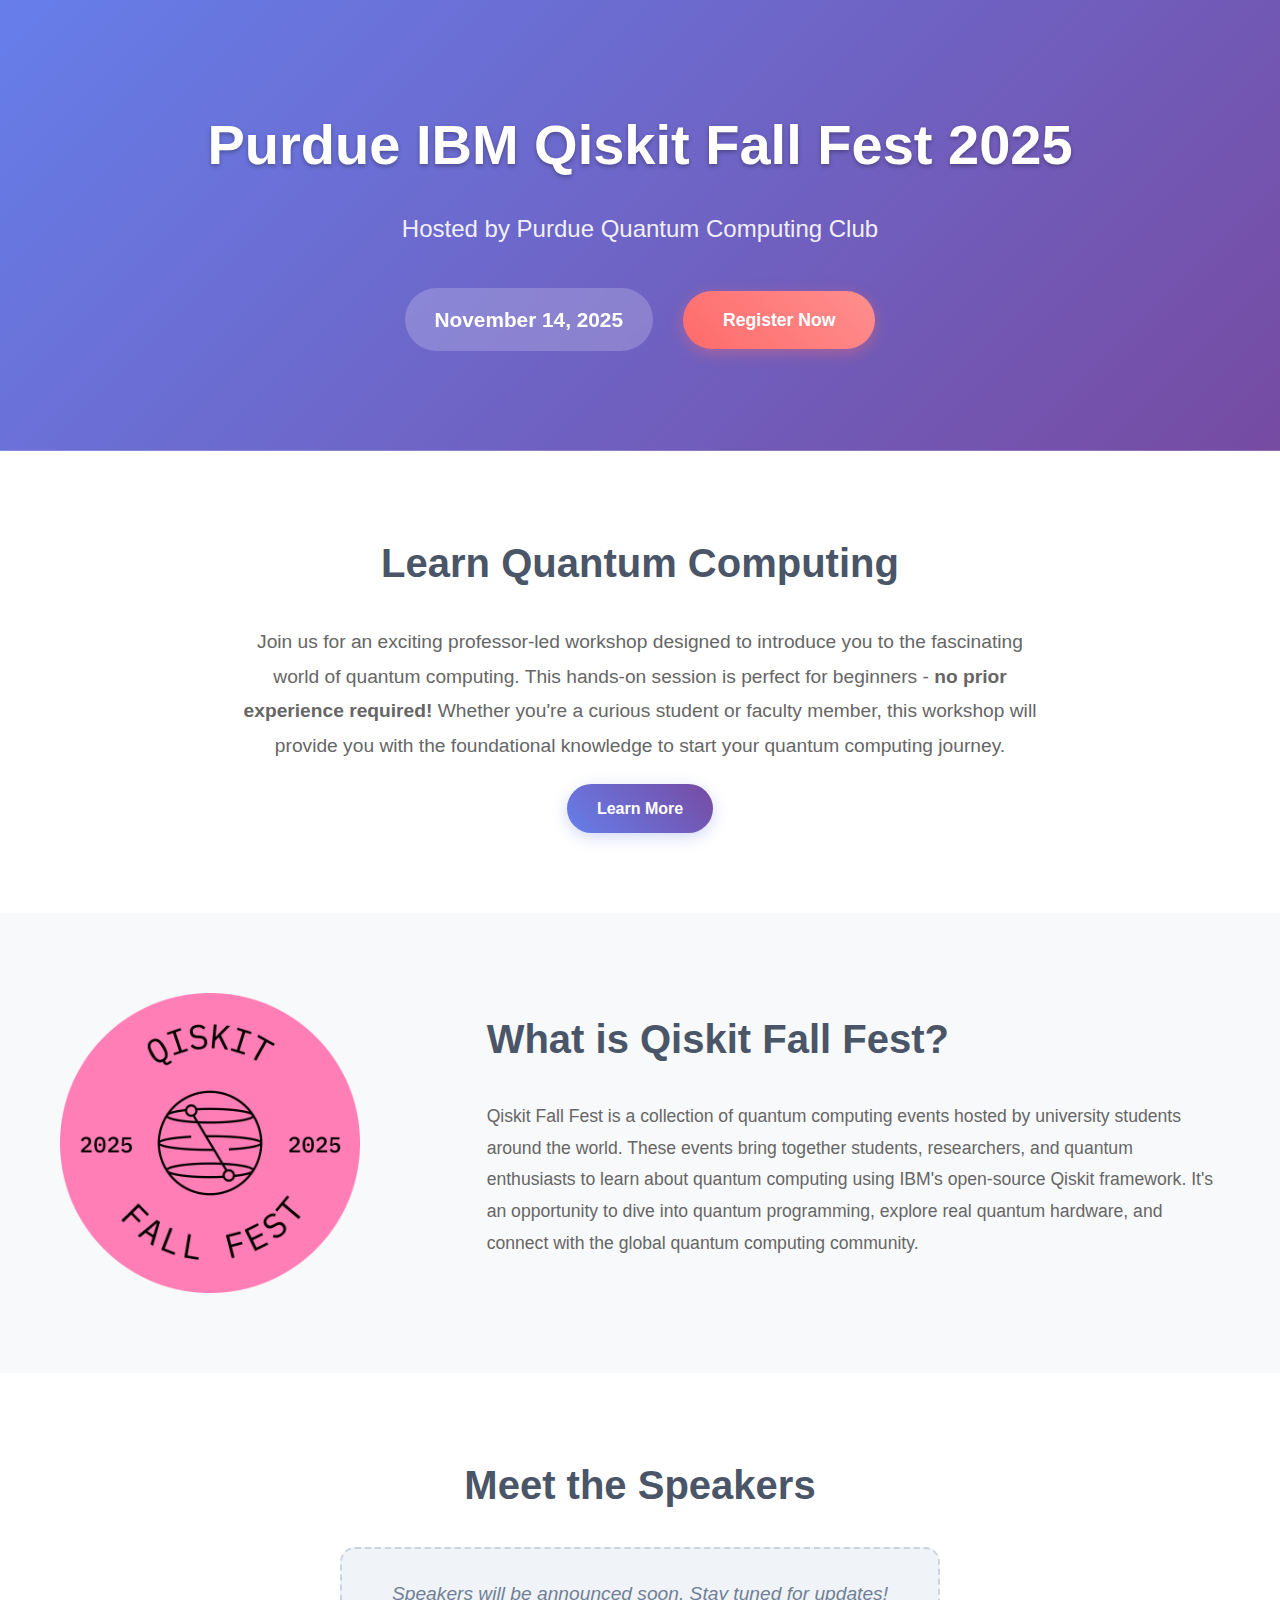
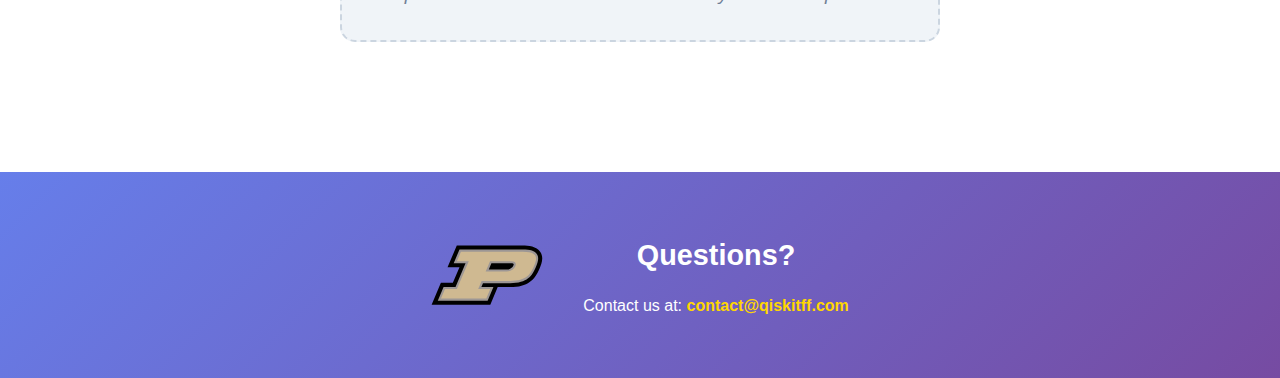
<file: src/frontend/index.html>
<!DOCTYPE html>
<html lang="en">
<head>
    <meta charset="UTF-8">
    <meta name="viewport" content="width=device-width, initial-scale=1.0">
    <title>Purdue QCC - IBM Qiskit Fall Fest 2025</title>
    <link rel="stylesheet" href="styles.css">
</head>
<body>
    <!-- Hero Section -->
    <section class="hero">
        <div class="container">
            <h1>Purdue IBM Qiskit Fall Fest 2025</h1>
            <h2>Hosted by Purdue Quantum Computing Club</h2>
            <div class="event-details">
                <p class="date">November 14, 2025</p>
                <a href="https://forms.gle/FoDhxdBaDiRy9car5" class="register-btn" id="register-link">Register Now</a>
            </div>
        </div>
    </section>

    <!-- About Workshop Section -->
    <section class="about-workshop">
        <div class="container">
            <h3>Learn Quantum Computing</h3>
            <p>Join us for an exciting professor-led workshop designed to introduce you to the fascinating world of quantum computing. This hands-on session is perfect for beginners - <strong>no prior experience required!</strong> Whether you're a curious student or faculty member, this workshop will provide you with the foundational knowledge to start your quantum computing journey.</p>
            <a href="learn.html" class="learn-more-btn">Learn More</a>
        </div>
    </section>

    <!-- Qiskit Fall Fest Section -->
    <section class="qiskit-fest">
        <div class="container">
            <div class="fest-content">
                <img src="Badge.png" alt="IBM Qiskit Fall Fest" class="fest-badge">
                <div class="fest-text">
                    <h3>What is Qiskit Fall Fest?</h3>
                    <p>Qiskit Fall Fest is a collection of quantum computing events hosted by university students around the world. These events bring together students, researchers, and quantum enthusiasts to learn about quantum computing using IBM's open-source Qiskit framework. It's an opportunity to dive into quantum programming, explore real quantum hardware, and connect with the global quantum computing community.</p>
<!--                    <a href="learn.html" class="learn-more-btn">Learn More</a>-->
                </div>
            </div>
        </div>
    </section>

    <!-- Speakers Section -->
    <section class="speakers">
        <div class="container">
            <h3>Meet the Speakers</h3>
            <div class="tbd-notice">
                <p>Speakers will be announced soon. Stay tuned for updates!</p>
            </div>
<!--            <div class="speakers-grid">-->
<!--                <div class="speaker-card">-->
<!--                    <div class="speaker-placeholder"></div>-->
<!--                    <h4>Professor Name</h4>-->
<!--                    <p>Department of Physics & Astronomy</p>-->
<!--                </div>-->
<!--                <div class="speaker-card">-->
<!--                    <div class="speaker-placeholder"></div>-->
<!--                    <h4>Professor Name</h4>-->
<!--                    <p>Department of Computer Science</p>-->
<!--                </div>-->
<!--                <div class="speaker-card">-->
<!--                    <div class="speaker-placeholder"></div>-->
<!--                    <h4>Professor Name</h4>-->
<!--                    <p>Department of Electrical Engineering</p>-->
<!--                </div>-->
<!--            </div>-->
        </div>
    </section>

    <!-- Contact Section -->
    <section class="contact">
        <div class="container">
            <div class="contact-content">
                <img src="purdue.svg" alt="Purdue University" class="contact-logo">
                <div class="contact-info">
                    <h3>Questions?</h3>
                    <p>Contact us at: <a href="mailto:contact@qiskitff.com" id="contact-email">contact@qiskitff.com</a></p>
                </div>
            </div>
        </div>
    </section>

    <script src="scripts.js"></script>
</body>
</html>
</file>
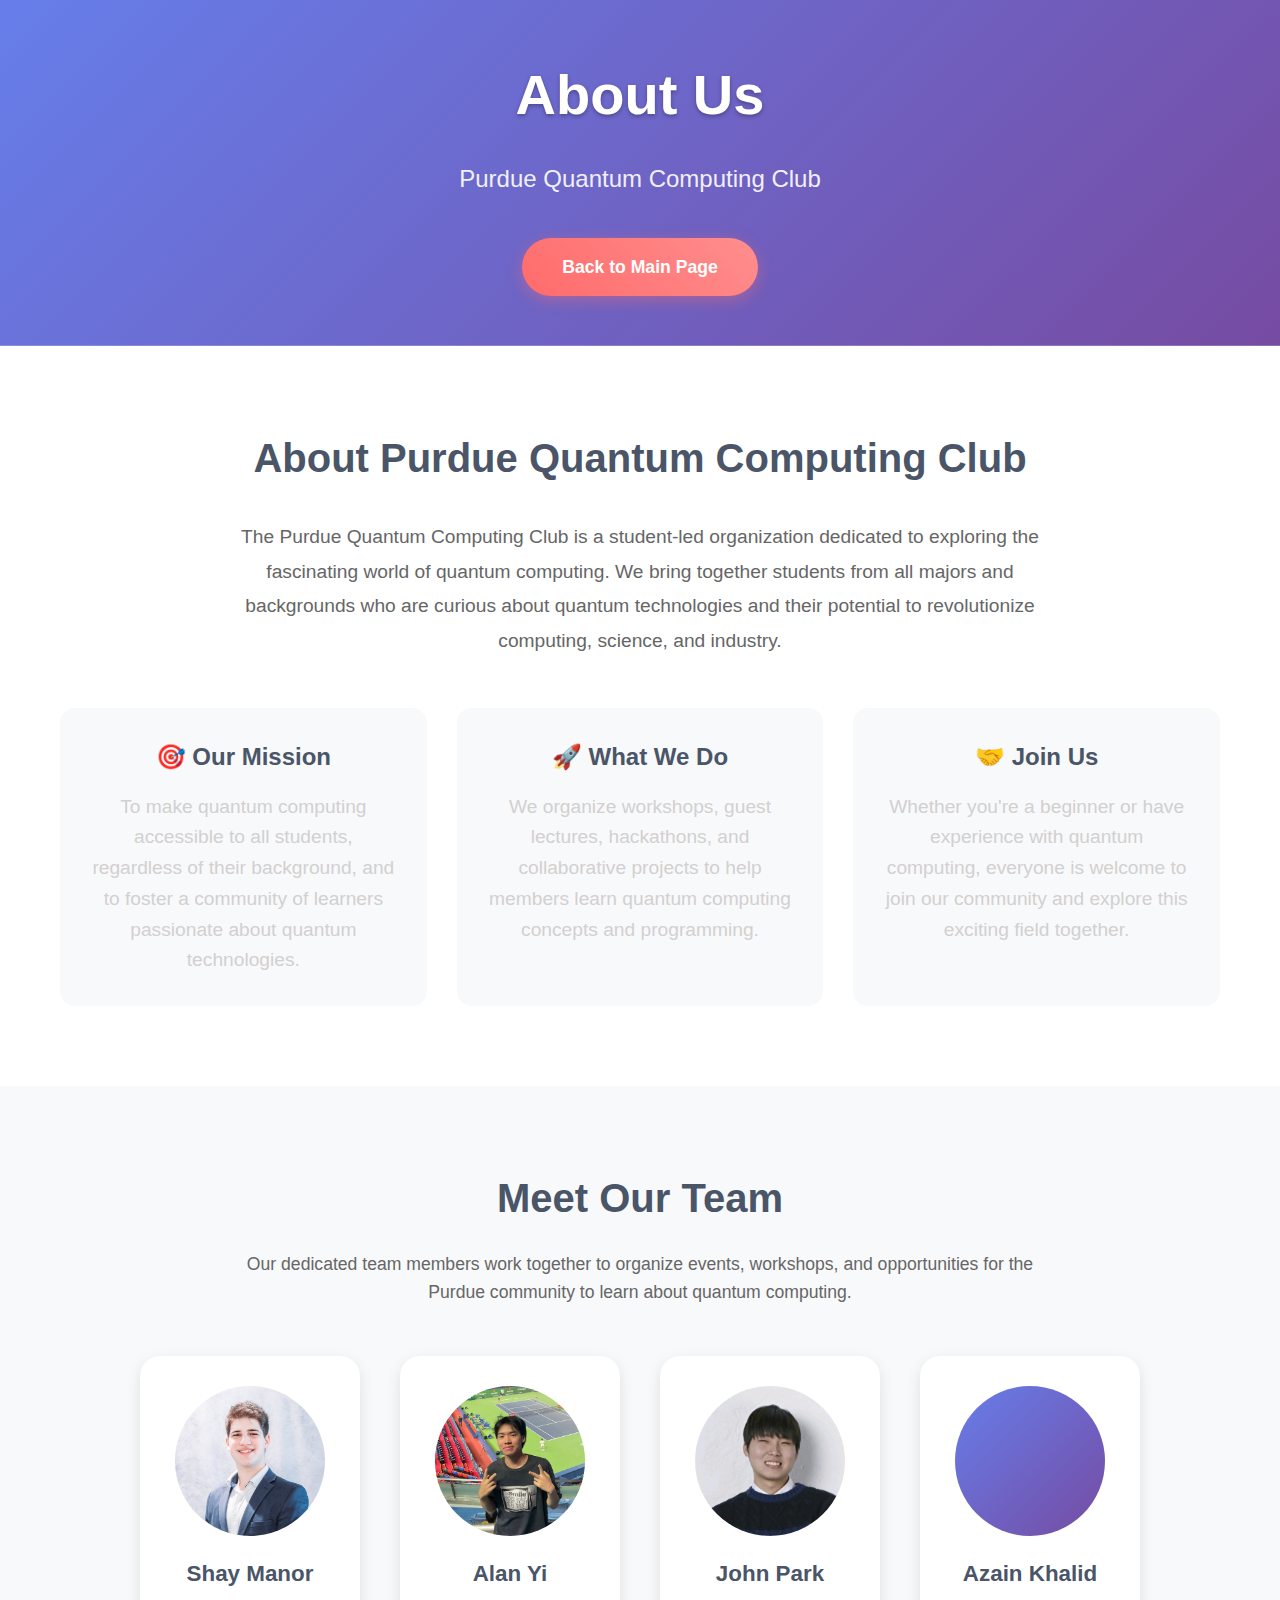
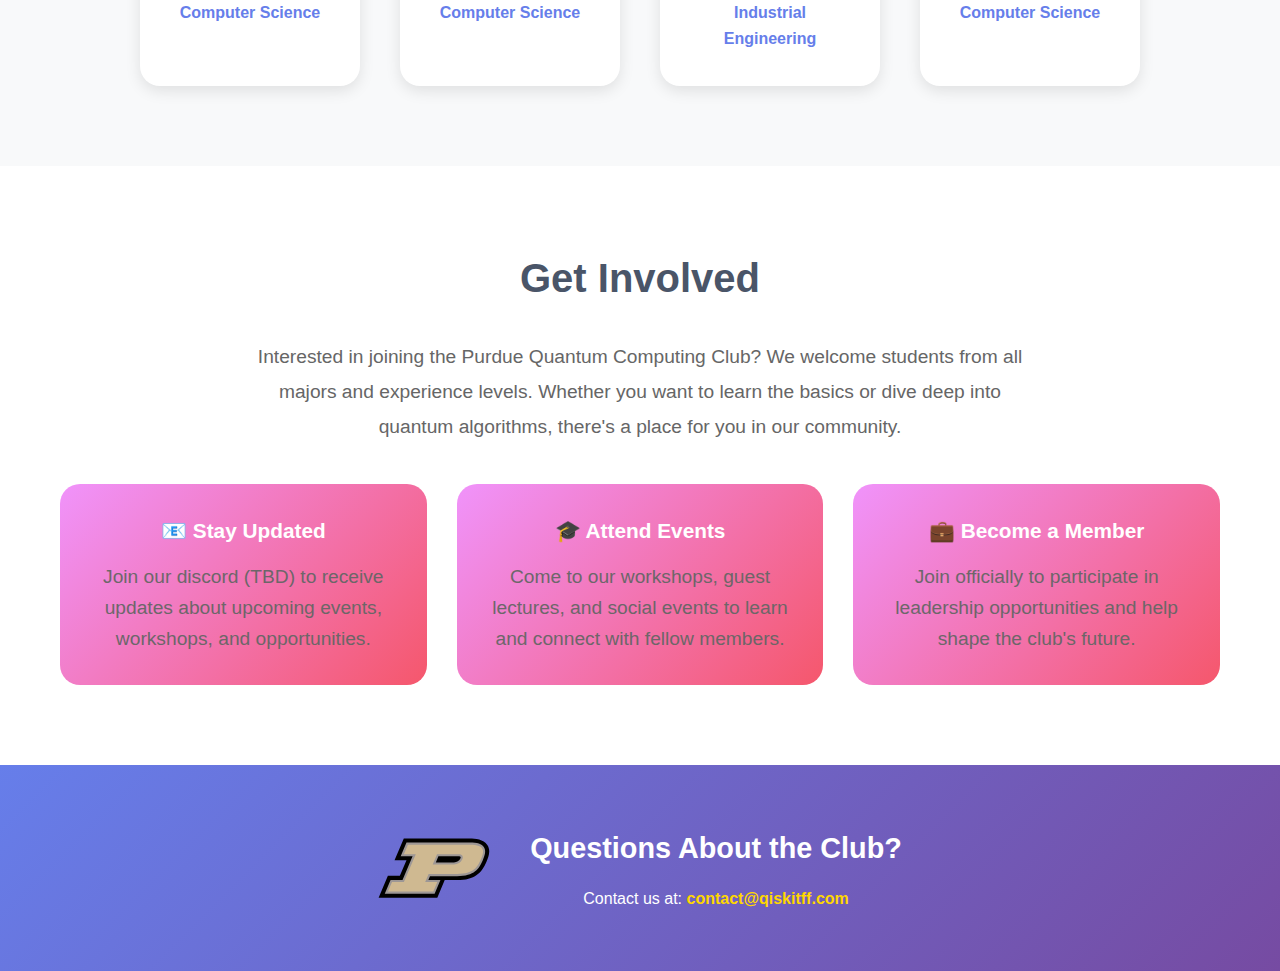
<file: src/frontend/about.html>
<!DOCTYPE html>
<html lang="en">
<head>
    <meta charset="UTF-8">
    <meta name="viewport" content="width=device-width, initial-scale=1.0">
    <title>About Us - Purdue Quantum Computing Club</title>
    <link rel="stylesheet" href="styles.css">
</head>
<body>
<!-- Header Section -->
<section class="hero hero-smaller">
    <div class="container">
        <h1>About Us</h1>
        <h2>Purdue Quantum Computing Club</h2>
        <div class="event-details">
            <a href="index.html" class="register-btn">Back to Main Page</a>
        </div>
    </div>
</section>

<!-- About QCC Section -->
<section class="about-workshop">
    <div class="container">
        <h3>About Purdue Quantum Computing Club</h3>
        <p>The Purdue Quantum Computing Club is a student-led organization dedicated to exploring the fascinating world
            of quantum computing. We bring together students from all majors and backgrounds who are curious about
            quantum technologies and their potential to revolutionize computing, science, and industry.</p>

        <div class="club-mission">
            <div class="mission-grid">
                <div class="mission-card">
                    <h4>🎯 Our Mission</h4>
                    <p>To make quantum computing accessible to all students, regardless of their background, and to
                        foster a community of learners passionate about quantum technologies.</p>
                </div>
                <div class="mission-card">
                    <h4>🚀 What We Do</h4>
                    <p>We organize workshops, guest lectures, hackathons, and collaborative projects to help members
                        learn quantum computing concepts and programming.</p>
                </div>
                <div class="mission-card">
                    <h4>🤝 Join Us</h4>
                    <p>Whether you're a beginner or have experience with quantum computing, everyone is welcome to join
                        our community and explore this exciting field together.</p>
                </div>
            </div>
        </div>
    </div>
</section>

<!-- Team Section -->
<section class="team-section">
    <div class="container">
        <h3>Meet Our Team</h3>
        <p class="team-intro">Our dedicated team members work together to organize events, workshops, and opportunities
            for the Purdue community to learn about quantum computing.</p>

        <div class="team-grid">
            <div class="team-member">
                <a href="https://shaymanor.com" style="text-decoration:none;">
                    <img src="shay.jpg" alt="Shay Manor" class="member-photo">
                    <h4>Shay Manor</h4>
                    <p class="member-major">Computer Science</p>
                </a>
                <!--                    <p class="member-role">President</p>-->
            </div>

            <div class="team-member">
                <img src="alan.jpg" alt="Alan Yi" class="member-photo">
                <h4>Alan Yi</h4>
                <p class="member-major">Computer Science</p>
                <!--                    <p class="member-role">Vice President</p>-->
            </div>

            <div class="team-member">
                <img src="john.jpg" alt="Alan Yi" class="member-photo">
                <h4>John Park</h4>
                <p class="member-major">Industrial Engineering</p>
                <!--                    <p class="member-role">Secretary</p>-->
            </div>

            <div class="team-member">
                <div class="member-photo-placeholder"></div>
                <h4>Azain Khalid</h4>
                <p class="member-major">Computer Science</p>
                <!--                    <p class="member-role"></p>-->
            </div>
        </div>
    </div>
</section>

<!-- Get Involved Section -->
<section class="about-workshop">
    <div class="container">
        <h3>Get Involved</h3>
        <p>Interested in joining the Purdue Quantum Computing Club? We welcome students from all majors and experience
            levels. Whether you want to learn the basics or dive deep into quantum algorithms, there's a place for you
            in our community.</p>

        <div class="involvement-options">
            <div class="prize-card">
                <h4>📧 Stay Updated</h4>
                <p>Join our discord (TBD) to receive updates about upcoming events, workshops, and opportunities.</p>
            </div>
            <div class="prize-card">
                <h4>🎓 Attend Events</h4>
                <p>Come to our workshops, guest lectures, and social events to learn and connect with fellow
                    members.</p>
            </div>
            <div class="prize-card">
                <h4>💼 Become a Member</h4>
                <p>Join officially to participate in leadership opportunities and help shape the club's future.</p>
            </div>
        </div>
    </div>
</section>

<!-- Contact Section -->
<section class="contact">
    <div class="container">
        <div class="contact-content">
            <img src="purdue.svg" alt="Purdue University" class="contact-logo">
            <div class="contact-info">
                <h3>Questions About the Club?</h3>
                <p>Contact us at: <a href="mailto:contact@qiskitff.com"
                                     id="contact-email-about">contact@qiskitff.com</a></p>
            </div>
        </div>
    </div>
</section>

<script src="scripts.js"></script>
</body>
</html>
</file>
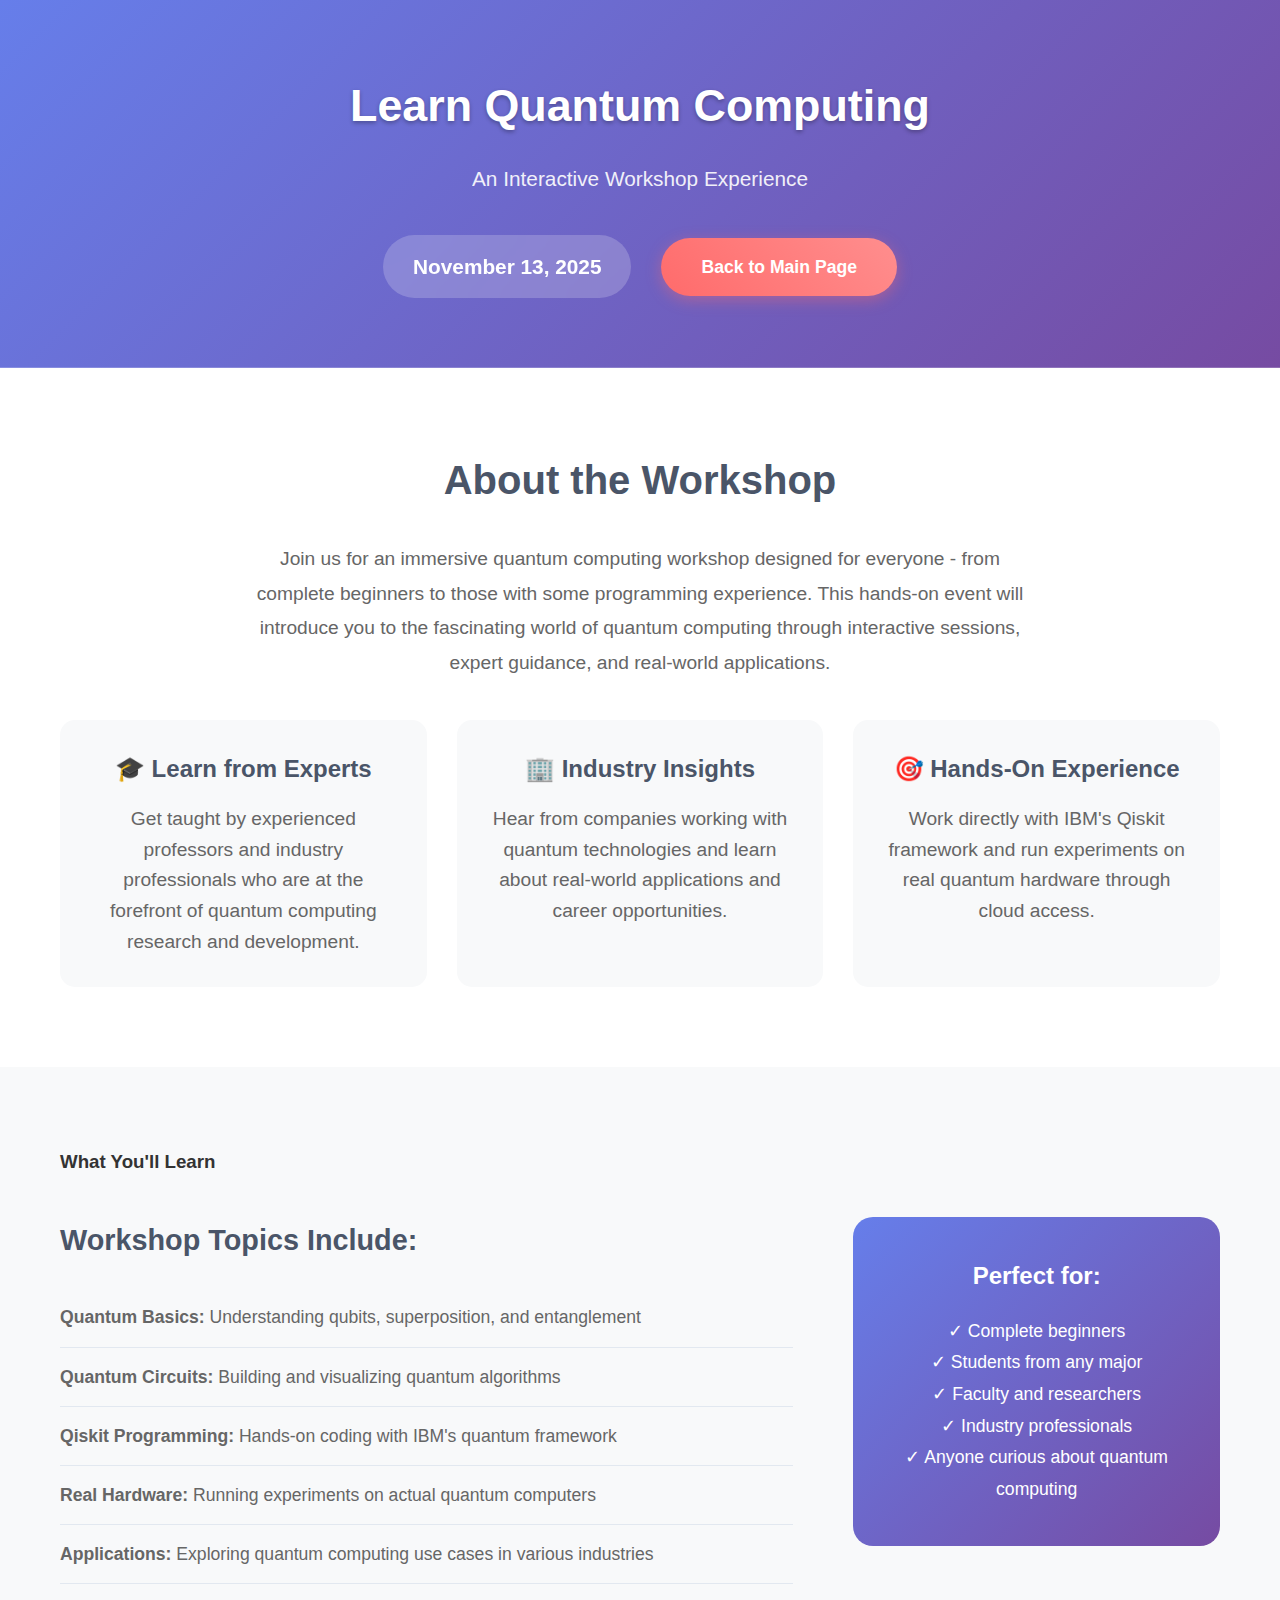
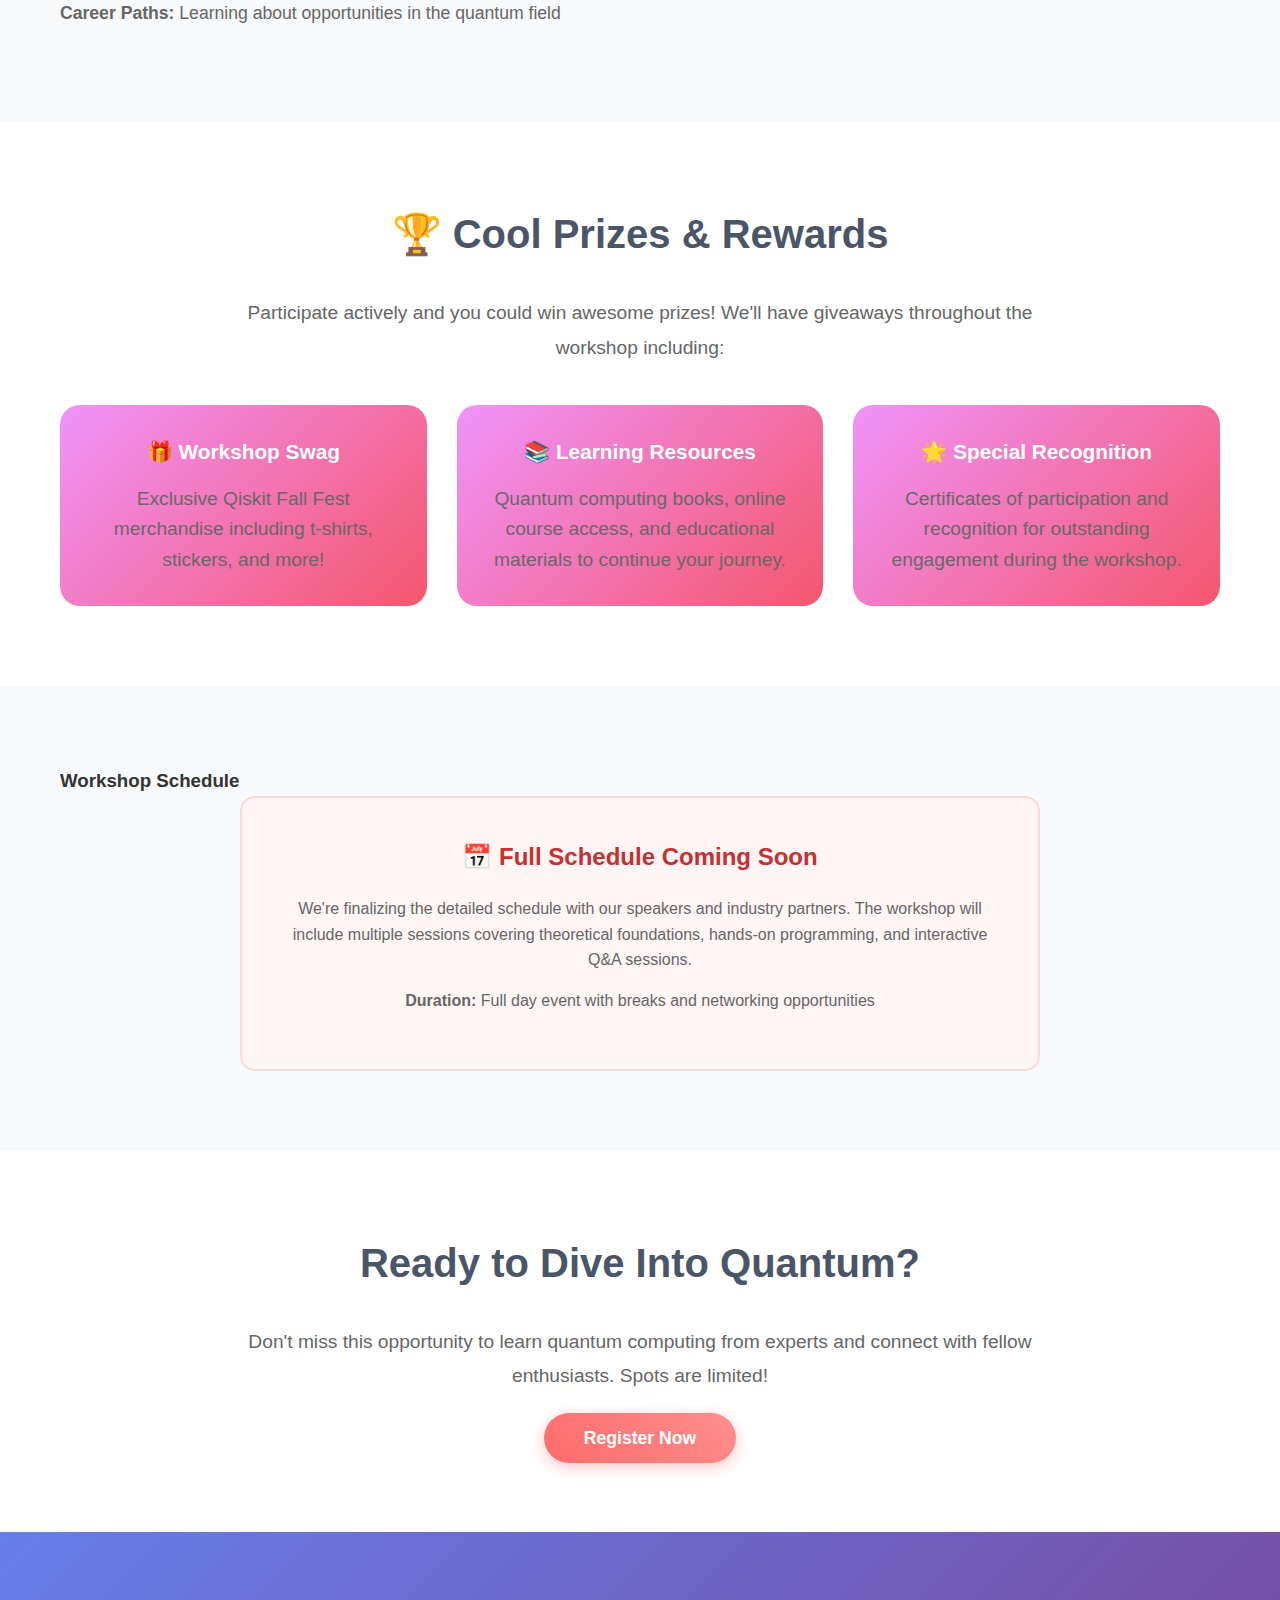
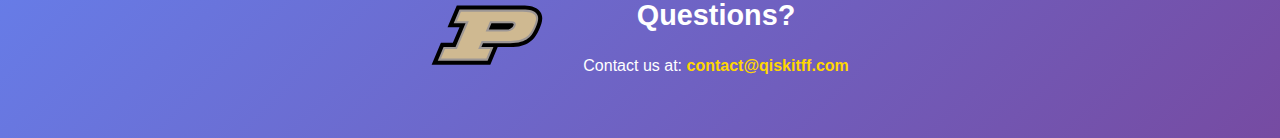
<file: src/frontend/learn.html>
<!DOCTYPE html>
<html lang="en">
<head>
    <meta charset="UTF-8">
    <meta name="viewport" content="width=device-width, initial-scale=1.0">
    <title>Learn More - Purdue QCC IBM Qiskit Fall Fest 2025</title>
    <link rel="stylesheet" href="styles.css">
    <link rel="icon" href="data:image/svg+xml,<svg xmlns='http://www.w3.org/2000/svg' viewBox='0 0 640 640'><!--!Font Awesome Free v7.0.1 by @fontawesome - https://fontawesome.com License - https://fontawesome.com/license/free Copyright 2025 Fonticons, Inc.--><path d='M320 462.8C308.2 467.9 296.6 472.5 285.1 476.3C301.8 510.1 316.1 512 320 512C323.9 512 338.1 510.1 354.9 476.3C343.5 472.4 331.8 467.9 320 462.8zM510 320C543 365.2 554.3 410.9 533.6 448C513.4 484.3 471.1 497.3 418.4 491.2C396.4 543.3 362.7 576 320 576C277.3 576 243.6 543.3 221.6 491.2C168.9 497.3 126.6 484.3 106.4 448C85.7 410.9 97 365.2 130 320C97 274.8 85.7 229.1 106.4 192C126.6 155.7 168.9 142.7 221.6 148.8C243.6 96.7 277.2 64 320 64C362.8 64 396.4 96.7 418.4 148.8C471.1 142.7 513.4 155.6 533.6 192C554.3 229.1 543 274.8 510 320zM444.2 387.4C442.5 401.6 440.3 415.4 437.5 428.6C469.3 430 476.1 419.9 477.7 416.9C480 412.7 484.7 399 465.8 368.8C459 375.1 451.8 381.3 444.2 387.4zM437.5 211.5C440.3 224.6 442.5 238.4 444.2 252.7C451.8 258.8 459 265 465.8 271.3C484.7 241.1 480 227.3 477.7 223.2C476.1 220.3 469.3 210.2 437.5 211.5zM354.9 163.7C338.1 129.9 323.9 128 320 128C316.1 128 301.9 129.9 285.1 163.7C296.5 167.6 308.2 172.1 320 177.2C331.8 172.1 343.4 167.5 354.9 163.7zM195.9 252.6C197.6 238.3 199.8 224.6 202.6 211.4C170.8 210 164 220.1 162.4 223.1C160.1 227.3 155.4 241 174.3 271.2C181.1 264.9 188.3 258.7 195.9 252.6zM174.2 368.8C155.3 399 160 412.8 162.3 416.9C163.9 419.8 170.7 429.9 202.5 428.6C199.7 415.5 197.5 401.7 195.8 387.4C188.2 381.3 181 375.1 174.2 368.8zM400 320C400 275.8 364.2 240 320 240C275.8 240 240 275.8 240 320C240 364.2 275.8 400 320 400C364.2 400 400 364.2 400 320zM320 288C337.7 288 352 302.3 352 320C352 337.7 337.7 352 320 352C302.3 352 288 337.7 288 320C288 302.3 302.3 288 320 288z'/></svg>">
    <meta property="og:image" content="data:image/svg+xml,<svg width='1200' height='630' xmlns='http://www.w3.org/2000/svg'><rect width='100%' height='100%' fill='%230a0a0a'/><text x='50%' y='50%' text-anchor='middle' dy='.3em' fill='%2300f5ff' font-size='72' font-family='Arial,sans-serif'>Shay Manor</text></svg>">
</head>
<body>
    <!-- Header Section -->
    <section class="hero hero-small">
        <div class="container">
            <h1>Learn Quantum Computing</h1>
            <h2>An Interactive Workshop Experience</h2>
            <div class="event-details">
                <p class="date">November 13, 2025</p>
                <a href="index.html" class="register-btn">Back to Main Page</a>
            </div>
        </div>
    </section>

    <!-- Event Overview -->
    <section class="about-workshop">
        <div class="container">
            <h3>About the Workshop</h3>
            <p>Join us for an immersive quantum computing workshop designed for everyone - from complete beginners to those with some programming experience. This hands-on event will introduce you to the fascinating world of quantum computing through interactive sessions, expert guidance, and real-world applications.</p>

            <div class="workshop-highlights">
                <div class="highlight-grid">
                    <div class="highlight-card">
                        <h4>🎓 Learn from Experts</h4>
                        <p>Get taught by experienced professors and industry professionals who are at the forefront of quantum computing research and development.</p>
                    </div>
                    <div class="highlight-card">
                        <h4>🏢 Industry Insights</h4>
                        <p>Hear from companies working with quantum technologies and learn about real-world applications and career opportunities.</p>
                    </div>
                    <div class="highlight-card">
                        <h4>🎯 Hands-On Experience</h4>
                        <p>Work directly with IBM's Qiskit framework and run experiments on real quantum hardware through cloud access.</p>
                    </div>
                </div>
            </div>
        </div>
    </section>

    <!-- What You'll Learn -->
    <section class="qiskit-fest">
        <div class="container">
            <h3>What You'll Learn</h3>
            <div class="learning-content">
                <div class="learning-topics">
                    <h4>Workshop Topics Include:</h4>
                    <ul>
                        <li><strong>Quantum Basics:</strong> Understanding qubits, superposition, and entanglement</li>
                        <li><strong>Quantum Circuits:</strong> Building and visualizing quantum algorithms</li>
                        <li><strong>Qiskit Programming:</strong> Hands-on coding with IBM's quantum framework</li>
                        <li><strong>Real Hardware:</strong> Running experiments on actual quantum computers</li>
                        <li><strong>Applications:</strong> Exploring quantum computing use cases in various industries</li>
                        <li><strong>Career Paths:</strong> Learning about opportunities in the quantum field</li>
                    </ul>
                </div>
                <div class="learning-image">
                    <div class="quantum-visual">
                        <h4>Perfect for:</h4>
                        <p>✓ Complete beginners<br>
                           ✓ Students from any major<br>
                           ✓ Faculty and researchers<br>
                           ✓ Industry professionals<br>
                           ✓ Anyone curious about quantum computing</p>
                    </div>
                </div>
            </div>
        </div>
    </section>

    <!-- Prizes Section -->
    <section class="about-workshop">
        <div class="container">
            <h3>🏆 Cool Prizes & Rewards</h3>
            <p>Participate actively and you could win awesome prizes! We'll have giveaways throughout the workshop including:</p>

            <div class="prizes-grid">
                <div class="prize-card">
                    <h4>🎁 Workshop Swag</h4>
                    <p>Exclusive Qiskit Fall Fest merchandise including t-shirts, stickers, and more!</p>
                </div>
                <div class="prize-card">
                    <h4>📚 Learning Resources</h4>
                    <p>Quantum computing books, online course access, and educational materials to continue your journey.</p>
                </div>
                <div class="prize-card">
                    <h4>🌟 Special Recognition</h4>
                    <p>Certificates of participation and recognition for outstanding engagement during the workshop.</p>
                </div>
            </div>
        </div>
    </section>

    <!-- Schedule Preview -->
    <section class="qiskit-fest">
        <div class="container">
            <h3>Workshop Schedule</h3>
            <div class="schedule-preview">
                <div class="schedule-note">
                    <h4>📅 Full Schedule Coming Soon</h4>
                    <p>We're finalizing the detailed schedule with our speakers and industry partners. The workshop will include multiple sessions covering theoretical foundations, hands-on programming, and interactive Q&A sessions.</p>
                    <p><strong>Duration:</strong> Full day event with breaks and networking opportunities</p>
                </div>
            </div>
        </div>
    </section>

    <!-- Registration CTA -->
    <section class="about-workshop">
        <div class="container">
            <h3>Ready to Dive Into Quantum?</h3>
            <p>Don't miss this opportunity to learn quantum computing from experts and connect with fellow enthusiasts. Spots are limited!</p>
            <div style="text-align: center; margin-top: 30px;">
                <a href="https://forms.gle/FoDhxdBaDiRy9car5" class="register-btn" id="register-link-learn">Register Now</a>
            </div>
        </div>
    </section>

    <!-- Contact Section -->
    <section class="contact">
        <div class="container">
            <div class="contact-content">
                <img src="purdue.svg" alt="Purdue University" class="contact-logo">
                <div class="contact-info">
                    <h3>Questions?</h3>
                    <p>Contact us at: <a href="mailto:contact@qiskitff.com" id="contact-email-learn">contact@qiskitff.com</a></p>
                </div>
            </div>
        </div>
    </section>

    <script src="scripts.js"></script>
</body>
</html>
</file>
<file: src/frontend/styles.css>
/* Reset and Base Styles */
* {
    margin: 0;
    padding: 0;
    box-sizing: border-box;
}

body {
    font-family: -apple-system, BlinkMacSystemFont, 'Segoe UI', Roboto, Oxygen, Ubuntu, Cantarell, sans-serif;
    line-height: 1.6;
    color: #333;
    background: #f8f9fa;
}

.container {
    max-width: 1200px;
    margin: 0 auto;
    padding: 0 20px;
}

/* Hero Section */
.hero {
    background: linear-gradient(135deg, #667eea 0%, #764ba2 100%);
    color: white;
    text-align: center;
    padding: 100px 0;
    position: relative;
}

.hero::after {
    content: '';
    position: absolute;
    bottom: 0;
    left: 0;
    width: 100%;
    height: 1px;
    background: white;
    opacity: 0.2;
}

.hero h1 {
    font-size: 3.5rem;
    font-weight: 700;
    margin-bottom: 20px;
    text-shadow: 0 2px 4px rgba(0, 0, 0, 0.3);
}

.hero h2 {
    font-size: 1.5rem;
    font-weight: 300;
    margin-bottom: 40px;
    opacity: 0.9;
}

.event-details {
    display: flex;
    justify-content: center;
    align-items: center;
    gap: 30px;
    flex-wrap: wrap;
}

.date {
    font-size: 1.3rem;
    font-weight: 600;
    background: rgba(255, 255, 255, 0.2);
    padding: 15px 30px;
    border-radius: 50px;
    backdrop-filter: blur(10px);
}

.location-link {
    cursor: pointer;
    transition: all 0.3s ease;
    text-decoration: none;
    color: white;
}

.location-link:hover {
    background: rgba(255, 255, 255, 0.3);
    transform: scale(1.05);
}

.register-btn {
    background: linear-gradient(45deg, #ff6b6b, #ff8e8e);
    color: white;
    padding: 15px 40px;
    text-decoration: none;
    border-radius: 50px;
    font-weight: 600;
    font-size: 1.1rem;
    transition: all 0.3s ease;
    box-shadow: 0 4px 15px rgba(255, 107, 107, 0.4);
}

.register-btn:hover {
    transform: translateY(-2px);
    box-shadow: 0 6px 20px rgba(255, 107, 107, 0.6);
}

/* Learn More Button */
.learn-more-btn {
    display: inline-block;
    background: linear-gradient(45deg, #667eea, #764ba2);
    color: white;
    padding: 12px 30px;
    text-decoration: none;
    border-radius: 25px;
    font-weight: 600;
    margin-top: 20px;
    transition: all 0.3s ease;
    box-shadow: 0 4px 15px rgba(102, 126, 234, 0.3);
}

.learn-more-btn:hover {
    transform: translateY(-2px);
    box-shadow: 0 6px 20px rgba(102, 126, 234, 0.5);
}

/* About Workshop Section */
.about-workshop {
    background: white;
    padding: 80px 0;
    text-align: center;
}

.about-workshop h3 {
    font-size: 2.5rem;
    color: #4a5568;
    margin-bottom: 30px;
}

.about-workshop p {
    font-size: 1.2rem;
    max-width: 800px;
    margin: 0 auto;
    color: #666;
    line-height: 1.8;
}

/* Qiskit Fall Fest Section */
.qiskit-fest {
    background: #f8f9fa;
    padding: 80px 0;
}

.fest-content {
    display: grid;
    grid-template-columns: 1fr 2fr;
    gap: 60px;
    align-items: center;
}

.fest-badge {
    width: 100%;
    max-width: 300px;
    height: auto;
}

.fest-text h3 {
    font-size: 2.5rem;
    color: #4a5568;
    margin-bottom: 30px;
}

.fest-text p {
    font-size: 1.1rem;
    color: #666;
    line-height: 1.8;
    margin-bottom: 20px;
}

/* Speakers Section */
.speakers {
    background: white;
    padding: 80px 0;
    text-align: center;
}

.speakers h3 {
    font-size: 2.5rem;
    color: #4a5568;
    margin-bottom: 30px;
}

.tbd-notice {
    background: #f0f4f8;
    border: 2px dashed #cbd5e0;
    border-radius: 15px;
    padding: 30px;
    margin-bottom: 50px;
    max-width: 600px;
    margin-left: auto;
    margin-right: auto;
}

.tbd-notice p {
    font-size: 1.2rem;
    color: #718096;
    font-style: italic;
    margin: 0;
}

.speakers-grid {
    display: grid;
    grid-template-columns: repeat(auto-fit, minmax(250px, 1fr));
    gap: 40px;
    max-width: 900px;
    margin: 0 auto;
}

.speaker-card {
    background: #f8f9fa;
    padding: 40px 20px;
    border-radius: 20px;
    transition: transform 0.3s ease, box-shadow 0.3s ease;
}

.speaker-card:hover {
    transform: translateY(-5px);
    box-shadow: 0 10px 30px rgba(0, 0, 0, 0.1);
}

.speaker-placeholder {
    width: 120px;
    height: 120px;
    background: linear-gradient(135deg, #667eea, #764ba2);
    border-radius: 50%;
    margin: 0 auto 20px;
}

.speaker-card h4 {
    font-size: 1.3rem;
    color: #4a5568;
    margin-bottom: 10px;
}

.speaker-card p {
    color: #666;
    font-size: 0.95rem;
}

/* Contact Section */
.contact {
    background: linear-gradient(135deg, #667eea 0%, #764ba2 100%);
    color: white;
    padding: 60px 0;
}

.contact-content {
    display: flex;
    justify-content: center;
    align-items: center;
    gap: 40px;
    text-align: center;
    flex-wrap: wrap;
}

.contact-logo {
    height: 60px;
}

.contact-info h3 {
    font-size: 1.8rem;
    margin-bottom: 15px;
}

.contact-info a {
    color: #ffd700;
    text-decoration: none;
    font-weight: 600;
    transition: color 0.3s ease;
}

.contact-info a:hover {
    color: #ffed4a;
}

/* Responsive Design */
@media (max-width: 768px) {
    .hero h1 {
        font-size: 2.5rem;
    }

    .hero h2 {
        font-size: 1.2rem;
    }

    .fest-content {
        grid-template-columns: 1fr;
        text-align: center;
        gap: 40px;
    }

    .speakers-grid {
        grid-template-columns: 1fr;
    }

    .event-details {
        flex-direction: column;
        gap: 20px;
    }

    .contact-content {
        flex-direction: column;
        gap: 20px;
    }

    .about-workshop h3,
    .fest-text h3,
    .speakers h3,
    .team-section h3 {
        font-size: 2rem;
    }

    .highlight-grid,
    .prizes-grid,
    .mission-grid,
    .involvement-options {
        grid-template-columns: 1fr;
    }

    .learning-content {
        grid-template-columns: 1fr;
        gap: 40px;
    }

    .team-grid {
        grid-template-columns: 1fr;
        gap: 30px;
    }

    .member-photo-placeholder,
    .member-photo {
        width: 120px;
        height: 120px;
    }
}

/* Learn Page Specific Styles */
.workshop-highlights {
    margin-top: 40px;
}

.highlight-grid {
    display: grid;
    grid-template-columns: repeat(auto-fit, minmax(300px, 1fr));
    gap: 30px;
    margin-top: 40px;
}

.highlight-card {
    background: #f8f9fa;
    padding: 30px;
    border-radius: 15px;
    text-align: center;
    transition: transform 0.3s ease, box-shadow 0.3s ease;
}

.highlight-card:hover {
    transform: translateY(-5px);
    box-shadow: 0 10px 30px rgba(0, 0, 0, 0.1);
}

.highlight-card h4 {
    font-size: 1.5rem;
    color: #4a5568;
    margin-bottom: 15px;
}

.highlight-card p {
    color: #666;
    line-height: 1.6;
}

.learning-content {
    display: grid;
    grid-template-columns: 2fr 1fr;
    gap: 60px;
    align-items: start;
    margin-top: 40px;
}

.learning-topics h4 {
    font-size: 1.8rem;
    color: #4a5568;
    margin-bottom: 25px;
}

.learning-topics ul {
    text-align: left;
    list-style: none;
    padding: 0;
}

.learning-topics li {
    padding: 15px 0;
    border-bottom: 1px solid #e2e8f0;
    color: #666;
    font-size: 1.1rem;
    line-height: 1.6;
}

.learning-topics li:last-child {
    border-bottom: none;
}

.quantum-visual {
    background: linear-gradient(135deg, #667eea, #764ba2);
    color: white;
    padding: 40px;
    border-radius: 20px;
    text-align: center;
}

.quantum-visual h4 {
    font-size: 1.5rem;
    margin-bottom: 20px;
}

.quantum-visual p {
    font-size: 1.1rem;
    line-height: 1.8;
}

.prizes-grid {
    display: grid;
    grid-template-columns: repeat(auto-fit, minmax(250px, 1fr));
    gap: 30px;
    margin-top: 40px;
}

.prize-card {
    background: linear-gradient(135deg, #f093fb 0%, #f5576c 100%);
    color: white;
    padding: 30px;
    border-radius: 20px;
    text-align: center;
    transition: transform 0.3s ease;
}

.prize-card:hover {
    transform: translateY(-5px);
}

.prize-card h4 {
    font-size: 1.3rem;
    margin-bottom: 15px;
}

.prize-card p {
    line-height: 1.6;
    opacity: 0.95;
}

.schedule-preview {
    max-width: 800px;
    margin: 0 auto;
}

.schedule-note {
    background: #fff5f5;
    border: 2px solid #fed7d7;
    border-radius: 15px;
    padding: 40px;
    text-align: center;
}

.schedule-note h4 {
    font-size: 1.5rem;
    color: #c53030;
    margin-bottom: 20px;
}

.schedule-note p {
    color: #666;
    line-height: 1.6;
    margin-bottom: 15px;
}

/* Smaller Hero for Learn Page */
.hero-small h1 {
    font-size: 2.8rem;
}

.hero-small h2 {
    font-size: 1.3rem;
}

.hero-small {
    padding: 70px 0;
}

.hero-smaller {
    padding: 50px 0;
}

/* About Page Styles */
.club-mission {
    margin-top: 50px;
}

.mission-grid {
    display: grid;
    grid-template-columns: repeat(auto-fit, minmax(300px, 1fr));
    gap: 30px;
    margin-top: 40px;
}

.mission-card {
    background: #f8f9fa;
    padding: 30px;
    border-radius: 15px;
    text-align: center;
    transition: transform 0.3s ease, box-shadow 0.3s ease;
}

.mission-card:hover {
    transform: translateY(-5px);
    box-shadow: 0 10px 30px rgba(0, 0, 0, 0.1);
}

.mission-card h4 {
    font-size: 1.5rem;
    color: #4a5568;
    margin-bottom: 15px;
}

.mission-card p {
    color: #d2d0d0;
    line-height: 1.6;
}

/* Team Section */
.team-section {
    background: #f8f9fa;
    padding: 80px 0;
    text-align: center;
}

.team-section h3 {
    font-size: 2.5rem;
    color: #4a5568;
    margin-bottom: 20px;
}

.team-intro {
    font-size: 1.1rem;
    color: #666;
    max-width: 800px;
    margin: 0 auto 50px;
    line-height: 1.6;
}

.team-grid {
    display: grid;
    grid-template-columns: repeat(4, 1fr);
    gap: 40px;
    max-width: 1000px;
    margin: 0 auto;
}

.team-member {
    background: white;
    padding: 30px;
    border-radius: 20px;
    transition: transform 0.3s ease, box-shadow 0.3s ease;
    box-shadow: 0 5px 15px rgba(0, 0, 0, 0.1);
}

.team-member:hover {
    transform: translateY(-8px);
    box-shadow: 0 15px 35px rgba(0, 0, 0, 0.15);
}

.member-photo-placeholder {
    width: 150px;
    height: 150px;
    background: linear-gradient(135deg, #667eea, #764ba2);
    border-radius: 50%;
    margin: 0 auto 20px;
    position: relative;
    overflow: hidden;
}

.member-photo {
    width: 150px;
    height: 150px;
    border-radius: 50%;
    object-fit: cover;
    margin: 0 auto 20px;
    display: block;
}

.team-member h4 {
    font-size: 1.4rem;
    color: #4a5568;
    margin-bottom: 8px;
}

.member-major {
    font-size: 1rem;
    color: #667eea;
    font-weight: 600;
    margin-bottom: 5px;
}

.member-role {
    font-size: 0.9rem;
    color: #888;
    font-style: italic;
}

/* Get Involved Section */
.involvement-options {
    display: grid;
    grid-template-columns: repeat(auto-fit, minmax(250px, 1fr));
    gap: 30px;
    margin-top: 40px;
}

.involvement-card {
    background: linear-gradient(135deg, #667eea, #764ba2);
    color: white;
    padding: 30px;
    border-radius: 15px;
    text-align: center;
    transition: transform 0.3s ease;
}

.involvement-card:hover {
    transform: translateY(-5px);
}

.involvement-card h4 {
    font-size: 1.3rem;
    margin-bottom: 15px;
}

.involvement-card p {
    line-height: 1.6;
    opacity: 0.95;
}

/* Schedule Timeline Styles */
.schedule-timeline {
    max-width: 900px;
    margin: 40px auto 0;
}

.schedule-item {
    display: grid;
    grid-template-columns: 180px 1fr;
    gap: 30px;
    padding: 25px;
    background: white;
    border-radius: 15px;
    margin-bottom: 20px;
    box-shadow: 0 2px 10px rgba(0, 0, 0, 0.05);
    transition: transform 0.3s ease, box-shadow 0.3s ease;
    align-items: center;
}

.schedule-item:hover {
    transform: translateX(5px);
    box-shadow: 0 5px 20px rgba(0, 0, 0, 0.1);
}

.schedule-item.highlight {
    background: linear-gradient(135deg, rgba(102, 126, 234, 0.05), rgba(118, 75, 162, 0.05));
    border-left: 4px solid #667eea;
}

.time-badge {
    background: linear-gradient(135deg, #667eea, #764ba2);
    color: white;
    padding: 12px 20px;
    border-radius: 10px;
    font-weight: 600;
    text-align: center;
    font-size: 1rem;
}

.schedule-details h4 {
    font-size: 1.4rem;
    color: #4a5568;
    margin-bottom: 8px;
}

.schedule-details p {
    color: #666;
    line-height: 1.6;
    margin: 0;
}

@media (max-width: 768px) {
    .schedule-item {
        grid-template-columns: 1fr;
        gap: 15px;
        text-align: center;
    }

    .time-badge {
        margin: 0 auto;
        max-width: 200px;
    }
}

/* Workshop Materials Section */
.workshop-materials {
    background: white;
    padding: 80px 0;
    text-align: center;
}

.workshop-materials h3 {
    font-size: 2.5rem;
    color: #4a5568;
    margin-bottom: 40px;
}

.materials-grid {
    display: grid;
    grid-template-columns: repeat(auto-fit, minmax(250px, 1fr));
    gap: 20px;
    max-width: 1800px;
    margin: 0 auto;
}

.material-card {
    background: linear-gradient(135deg, rgba(102, 126, 234, 0.05), rgba(118, 75, 162, 0.05));
    padding: 40px 30px;
    border-radius: 20px;
    border: 2px solid #e2e8f0;
    transition: transform 0.3s ease, box-shadow 0.3s ease;
}

.material-card:hover {
    transform: translateY(-5px);
    box-shadow: 0 10px 30px rgba(102, 126, 234, 0.15);
}

.material-card.completion {
    background: linear-gradient(135deg, rgba(255, 107, 107, 0.05), rgba(255, 142, 142, 0.05));
    border-color: #fed7d7;
}

.material-card h4 {
    font-size: 1.5rem;
    color: #4a5568;
    margin-bottom: 15px;
}

.material-card p {
    color: #666;
    line-height: 1.6;
    margin-bottom: 25px;
}

.material-btn {
    display: inline-block;
    background: linear-gradient(45deg, #667eea, #764ba2);
    color: white;
    padding: 12px 30px;
    text-decoration: none;
    border-radius: 25px;
    font-weight: 600;
    transition: all 0.3s ease;
    box-shadow: 0 4px 15px rgba(102, 126, 234, 0.3);
}

.material-btn:hover {
    transform: translateY(-2px);
    box-shadow: 0 6px 20px rgba(102, 126, 234, 0.5);
}

.completion-btn {
    background: linear-gradient(45deg, #ff6b6b, #ff8e8e);
    box-shadow: 0 4px 15px rgba(255, 107, 107, 0.3);
}

.completion-btn:hover {
    box-shadow: 0 6px 20px rgba(255, 107, 107, 0.5);
}

@media (max-width: 768px) {
    .materials-grid {
        grid-template-columns: 1fr;
    }
}
</file>
